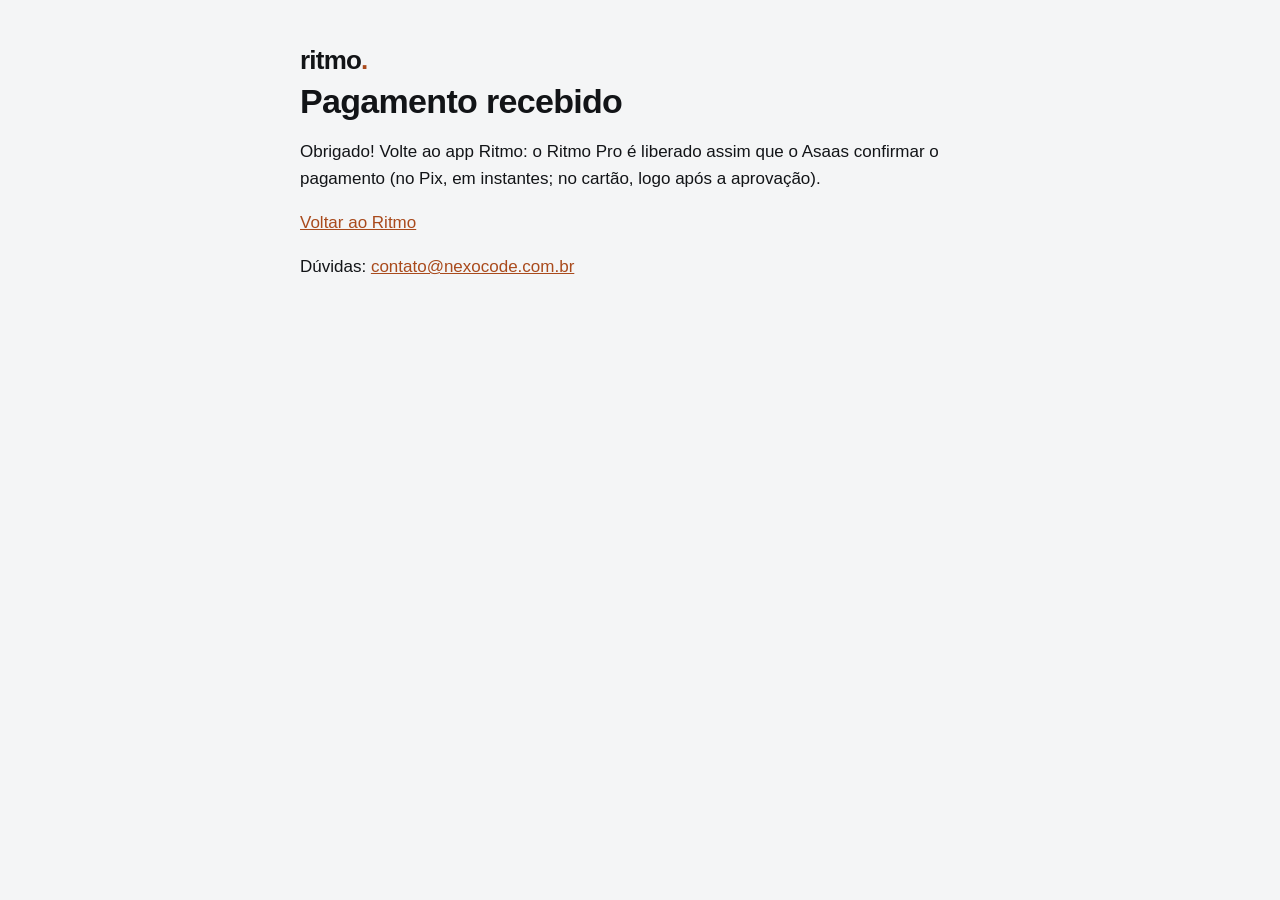
<file: pagamento.html>
<!doctype html><html lang="pt-BR"><head><meta charset="utf-8"><meta name="viewport" content="width=device-width,initial-scale=1"><title>Pagamento · Ritmo</title><link rel="stylesheet" href="styles.css"></head><body><main><a class="brand" href="suporte">ritmo<span>.</span></a><h1 id="t">Pagamento recebido</h1><p id="m">Obrigado! Volte ao app Ritmo: o Ritmo Pro é liberado assim que o Asaas confirmar o pagamento (no Pix, em instantes; no cartão, logo após a aprovação).</p><p><a href="ritmo://pro">Voltar ao Ritmo</a></p><p>Dúvidas: <a href="mailto:contato@nexocode.com.br">contato@nexocode.com.br</a></p></main><script>
var s=new URLSearchParams(location.search).get("status");
if(s==="cancelado"){document.getElementById("t").textContent="Pagamento cancelado";document.getElementById("m").textContent="Nada foi cobrado. Você pode tentar de novo pelo app quando quiser."}
if(s==="expirado"){document.getElementById("t").textContent="O link expirou";document.getElementById("m").textContent="Nada foi cobrado. Abra o Ritmo e gere um novo pagamento."}
</script></body></html>
</file>
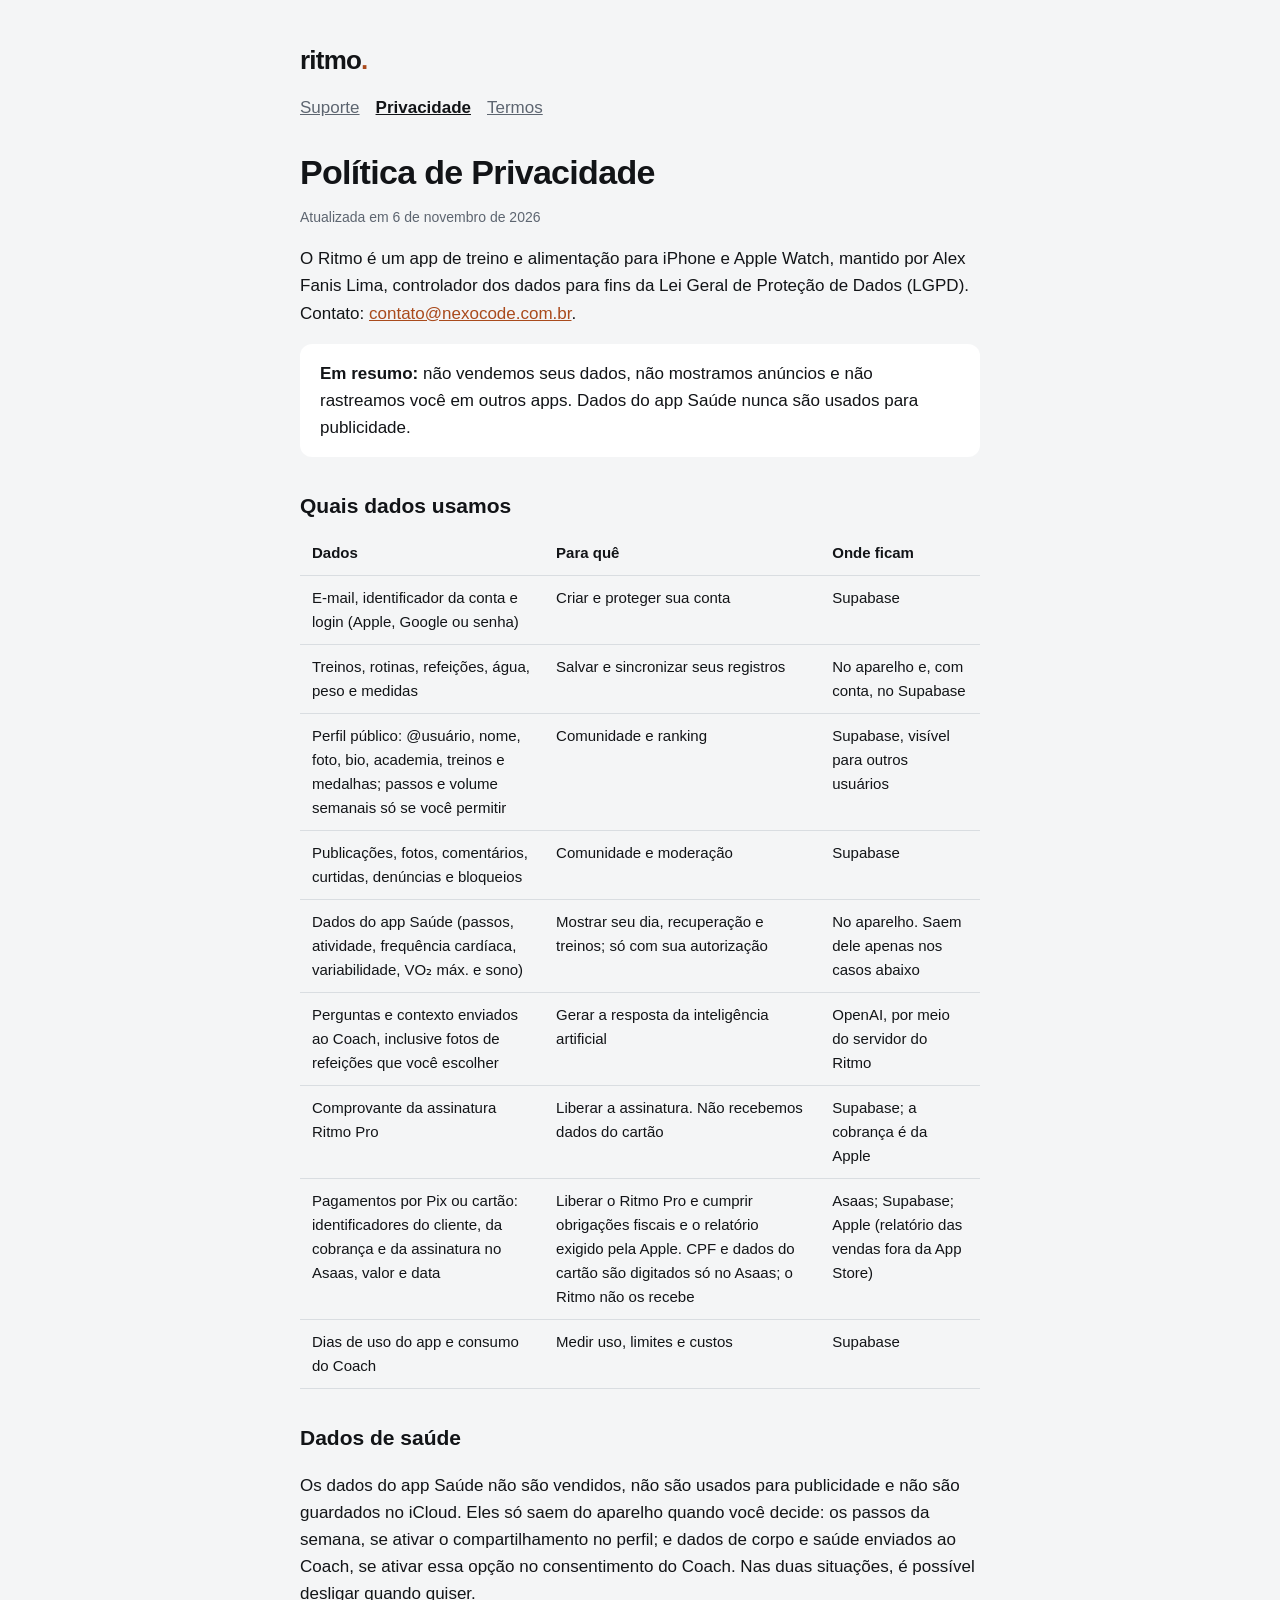
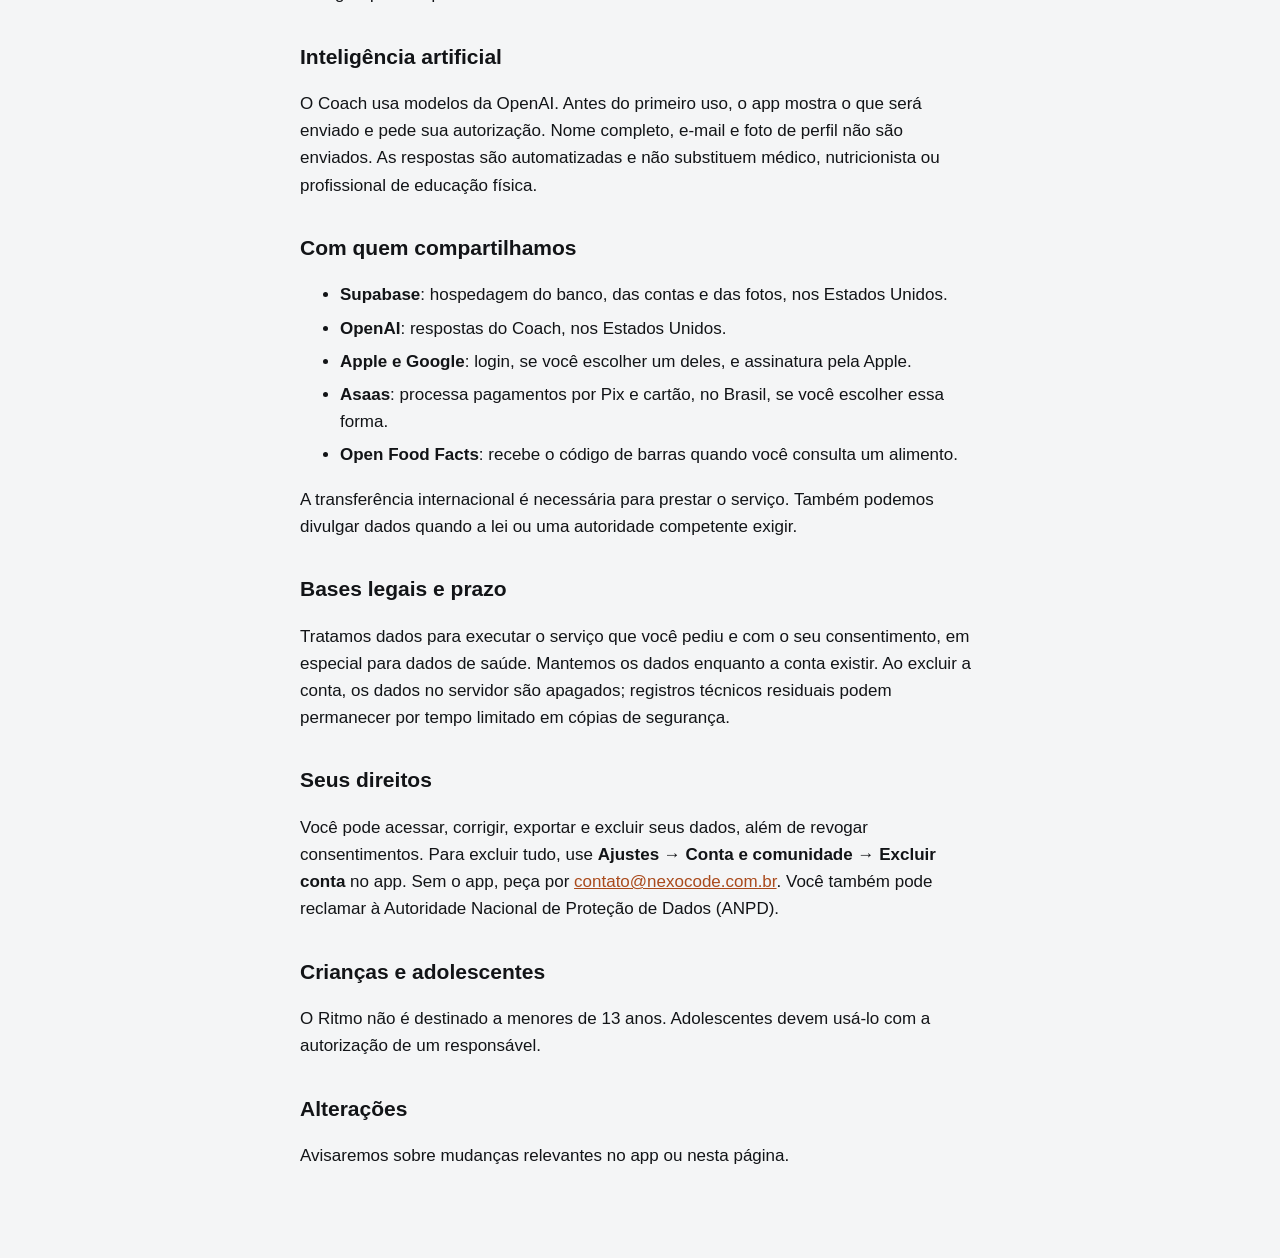
<file: privacidade.html>
<!doctype html><html lang="pt-BR"><head><meta charset="utf-8"><meta name="viewport" content="width=device-width,initial-scale=1"><title>Política de Privacidade · Ritmo</title><link rel="stylesheet" href="styles.css"></head><body><main><a class="brand" href="suporte">ritmo<span>.</span></a><nav><a href="suporte">Suporte</a><a href="privacidade" aria-current=page>Privacidade</a><a href="termos">Termos</a></nav><h1>Política de Privacidade</h1><p class="date">Atualizada em 6 de novembro de 2026</p>
<p>O Ritmo é um app de treino e alimentação para iPhone e Apple Watch, mantido por Alex Fanis Lima, controlador dos dados para fins da Lei Geral de Proteção de Dados (LGPD). Contato: <a href="mailto:contato@nexocode.com.br">contato@nexocode.com.br</a>.</p>
<div class="card"><strong>Em resumo:</strong> não vendemos seus dados, não mostramos anúncios e não rastreamos você em outros apps. Dados do app Saúde nunca são usados para publicidade.</div>
<h2>Quais dados usamos</h2><table><tr><th>Dados</th><th>Para quê</th><th>Onde ficam</th></tr>
<tr><td>E-mail, identificador da conta e login (Apple, Google ou senha)</td><td>Criar e proteger sua conta</td><td>Supabase</td></tr>
<tr><td>Treinos, rotinas, refeições, água, peso e medidas</td><td>Salvar e sincronizar seus registros</td><td>No aparelho e, com conta, no Supabase</td></tr>
<tr><td>Perfil público: @usuário, nome, foto, bio, academia, treinos e medalhas; passos e volume semanais só se você permitir</td><td>Comunidade e ranking</td><td>Supabase, visível para outros usuários</td></tr>
<tr><td>Publicações, fotos, comentários, curtidas, denúncias e bloqueios</td><td>Comunidade e moderação</td><td>Supabase</td></tr>
<tr><td>Dados do app Saúde (passos, atividade, frequência cardíaca, variabilidade, VO₂ máx. e sono)</td><td>Mostrar seu dia, recuperação e treinos; só com sua autorização</td><td>No aparelho. Saem dele apenas nos casos abaixo</td></tr>
<tr><td>Perguntas e contexto enviados ao Coach, inclusive fotos de refeições que você escolher</td><td>Gerar a resposta da inteligência artificial</td><td>OpenAI, por meio do servidor do Ritmo</td></tr>
<tr><td>Comprovante da assinatura Ritmo Pro</td><td>Liberar a assinatura. Não recebemos dados do cartão</td><td>Supabase; a cobrança é da Apple</td></tr><tr><td>Pagamentos por Pix ou cartão: identificadores do cliente, da cobrança e da assinatura no Asaas, valor e data</td><td>Liberar o Ritmo Pro e cumprir obrigações fiscais e o relatório exigido pela Apple. CPF e dados do cartão são digitados só no Asaas; o Ritmo não os recebe</td><td>Asaas; Supabase; Apple (relatório das vendas fora da App Store)</td></tr>
<tr><td>Dias de uso do app e consumo do Coach</td><td>Medir uso, limites e custos</td><td>Supabase</td></tr></table>
<h2>Dados de saúde</h2><p>Os dados do app Saúde não são vendidos, não são usados para publicidade e não são guardados no iCloud. Eles só saem do aparelho quando você decide: os passos da semana, se ativar o compartilhamento no perfil; e dados de corpo e saúde enviados ao Coach, se ativar essa opção no consentimento do Coach. Nas duas situações, é possível desligar quando quiser.</p>
<h2>Inteligência artificial</h2><p>O Coach usa modelos da OpenAI. Antes do primeiro uso, o app mostra o que será enviado e pede sua autorização. Nome completo, e-mail e foto de perfil não são enviados. As respostas são automatizadas e não substituem médico, nutricionista ou profissional de educação física.</p>
<h2>Com quem compartilhamos</h2><ul><li><strong>Supabase</strong>: hospedagem do banco, das contas e das fotos, nos Estados Unidos.</li><li><strong>OpenAI</strong>: respostas do Coach, nos Estados Unidos.</li><li><strong>Apple e Google</strong>: login, se você escolher um deles, e assinatura pela Apple.</li><li><strong>Asaas</strong>: processa pagamentos por Pix e cartão, no Brasil, se você escolher essa forma.</li><li><strong>Open Food Facts</strong>: recebe o código de barras quando você consulta um alimento.</li></ul><p>A transferência internacional é necessária para prestar o serviço. Também podemos divulgar dados quando a lei ou uma autoridade competente exigir.</p>
<h2>Bases legais e prazo</h2><p>Tratamos dados para executar o serviço que você pediu e com o seu consentimento, em especial para dados de saúde. Mantemos os dados enquanto a conta existir. Ao excluir a conta, os dados no servidor são apagados; registros técnicos residuais podem permanecer por tempo limitado em cópias de segurança.</p>
<h2>Seus direitos</h2><p>Você pode acessar, corrigir, exportar e excluir seus dados, além de revogar consentimentos. Para excluir tudo, use <strong>Ajustes → Conta e comunidade → Excluir conta</strong> no app. Sem o app, peça por <a href="mailto:contato@nexocode.com.br">contato@nexocode.com.br</a>. Você também pode reclamar à Autoridade Nacional de Proteção de Dados (ANPD).</p>
<h2>Crianças e adolescentes</h2><p>O Ritmo não é destinado a menores de 13 anos. Adolescentes devem usá-lo com a autorização de um responsável.</p>
<h2>Alterações</h2><p>Avisaremos sobre mudanças relevantes no app ou nesta página.</p></main></body></html>
</file>
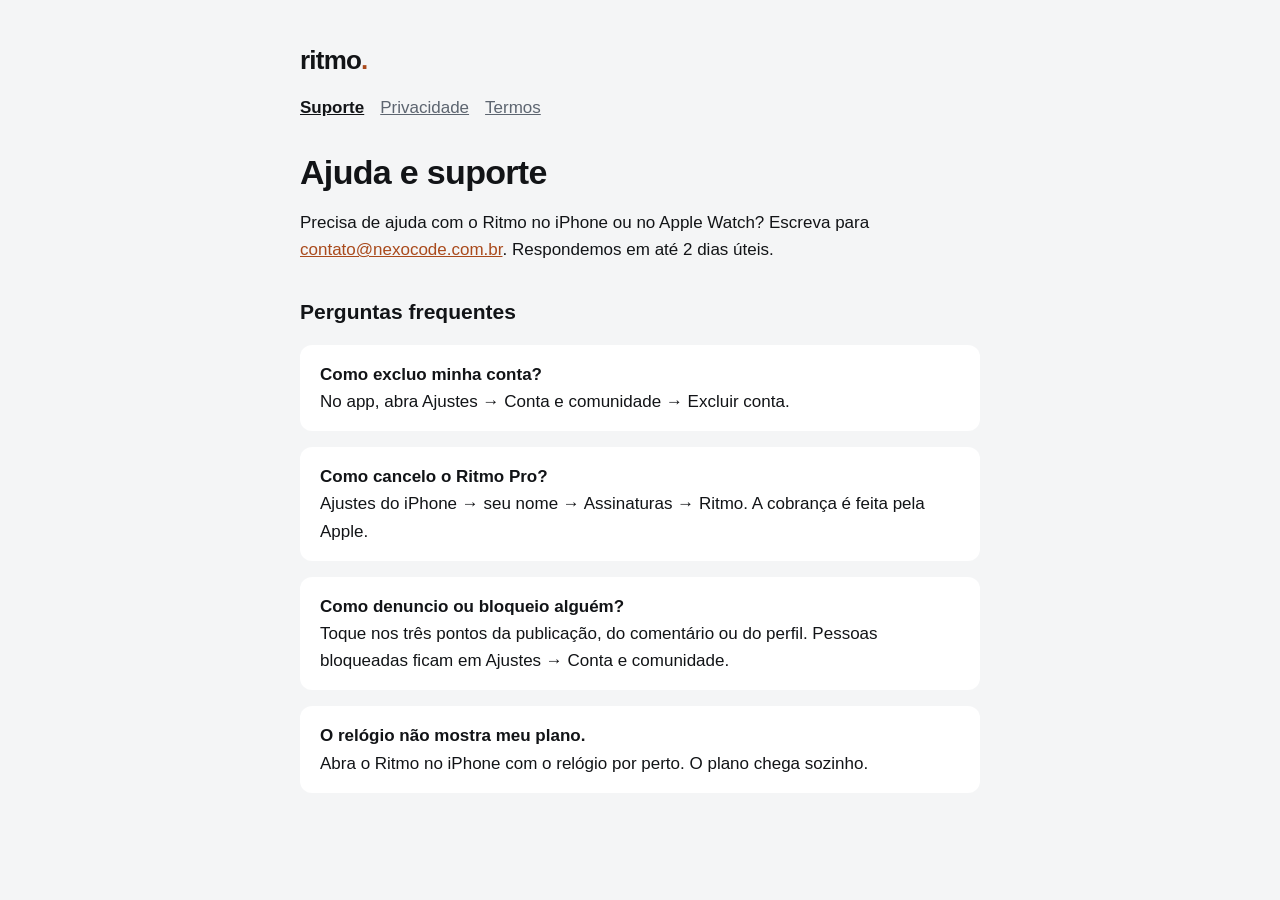
<file: suporte.html>
<!doctype html><html lang="pt-BR"><head><meta charset="utf-8"><meta name="viewport" content="width=device-width,initial-scale=1"><title>Suporte · Ritmo</title><link rel="stylesheet" href="styles.css"></head><body><main><a class="brand" href="suporte">ritmo<span>.</span></a><nav><a href="suporte" aria-current=page>Suporte</a><a href="privacidade">Privacidade</a><a href="termos">Termos</a></nav><h1>Ajuda e suporte</h1><p>Precisa de ajuda com o Ritmo no iPhone ou no Apple Watch? Escreva para <a href="mailto:contato@nexocode.com.br">contato@nexocode.com.br</a>. Respondemos em até 2 dias úteis.</p>
<h2>Perguntas frequentes</h2>
<div class="card"><strong>Como excluo minha conta?</strong><br>No app, abra Ajustes → Conta e comunidade → Excluir conta.</div>
<div class="card"><strong>Como cancelo o Ritmo Pro?</strong><br>Ajustes do iPhone → seu nome → Assinaturas → Ritmo. A cobrança é feita pela Apple.</div>
<div class="card"><strong>Como denuncio ou bloqueio alguém?</strong><br>Toque nos três pontos da publicação, do comentário ou do perfil. Pessoas bloqueadas ficam em Ajustes → Conta e comunidade.</div>
<div class="card"><strong>O relógio não mostra meu plano.</strong><br>Abra o Ritmo no iPhone com o relógio por perto. O plano chega sozinho.</div></main></body></html>
</file>
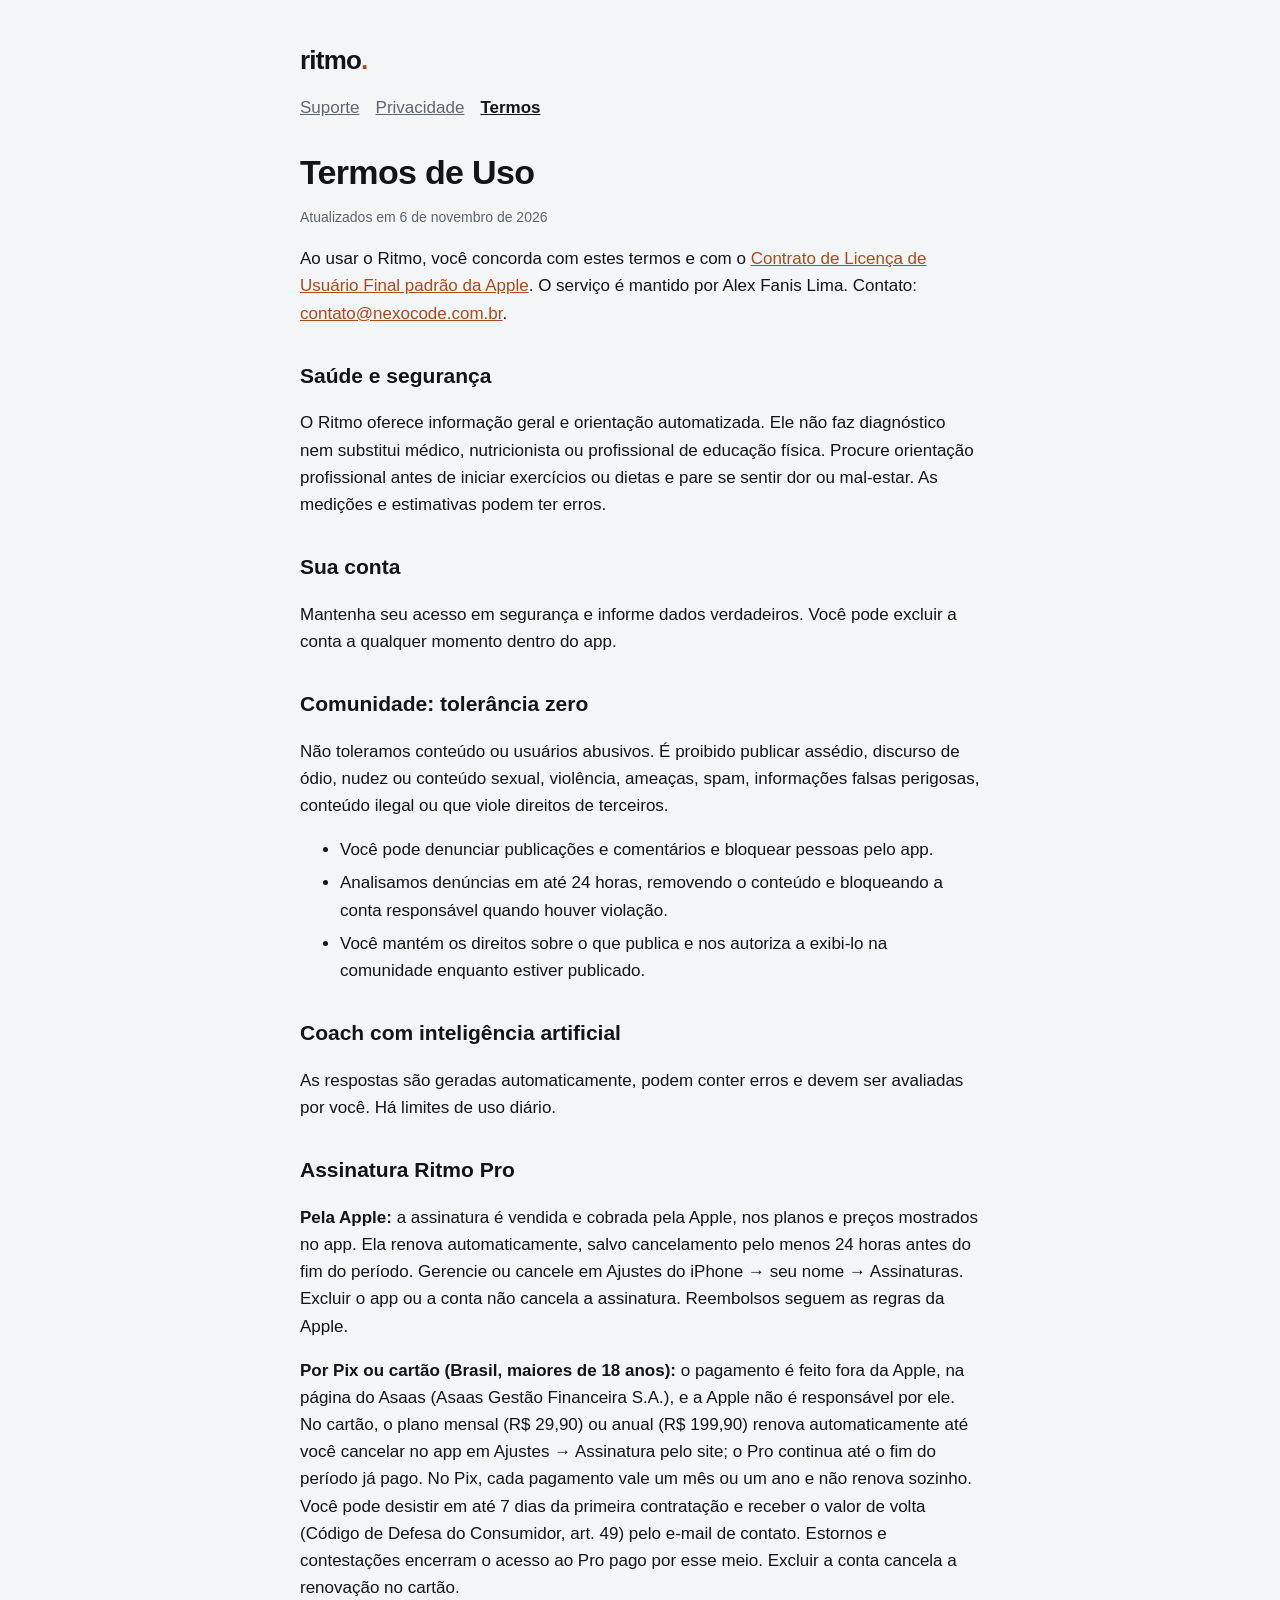
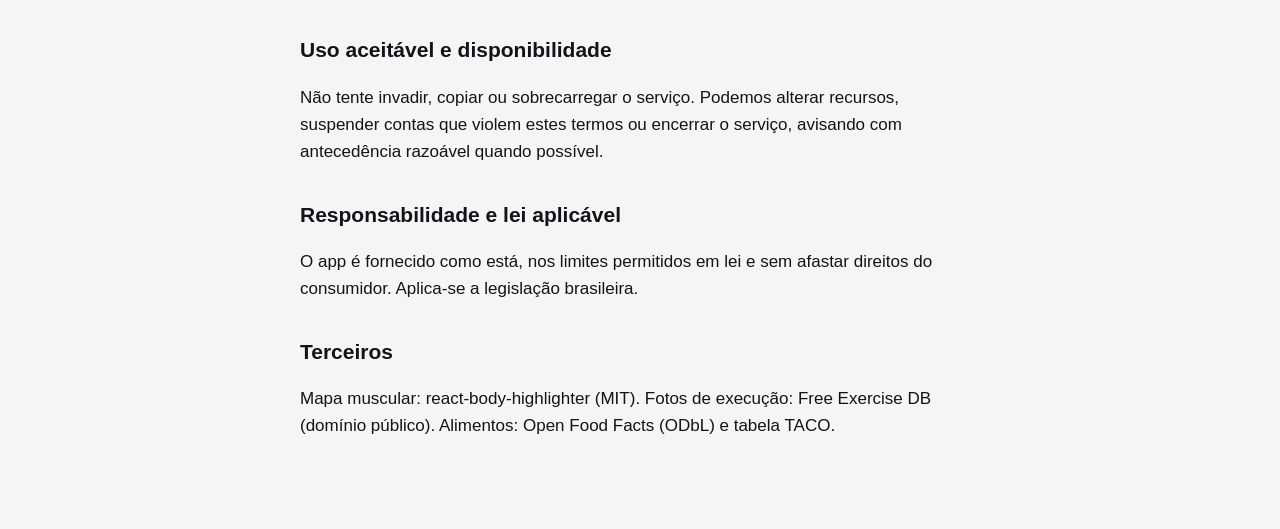
<file: termos.html>
<!doctype html><html lang="pt-BR"><head><meta charset="utf-8"><meta name="viewport" content="width=device-width,initial-scale=1"><title>Termos de Uso · Ritmo</title><link rel="stylesheet" href="styles.css"></head><body><main><a class="brand" href="suporte">ritmo<span>.</span></a><nav><a href="suporte">Suporte</a><a href="privacidade">Privacidade</a><a href="termos" aria-current=page>Termos</a></nav><h1>Termos de Uso</h1><p class="date">Atualizados em 6 de novembro de 2026</p>
<p>Ao usar o Ritmo, você concorda com estes termos e com o <a href="https://www.apple.com/legal/internet-services/itunes/dev/stdeula/">Contrato de Licença de Usuário Final padrão da Apple</a>. O serviço é mantido por Alex Fanis Lima. Contato: <a href="mailto:contato@nexocode.com.br">contato@nexocode.com.br</a>.</p>
<h2>Saúde e segurança</h2><p>O Ritmo oferece informação geral e orientação automatizada. Ele não faz diagnóstico nem substitui médico, nutricionista ou profissional de educação física. Procure orientação profissional antes de iniciar exercícios ou dietas e pare se sentir dor ou mal-estar. As medições e estimativas podem ter erros.</p>
<h2>Sua conta</h2><p>Mantenha seu acesso em segurança e informe dados verdadeiros. Você pode excluir a conta a qualquer momento dentro do app.</p>
<h2>Comunidade: tolerância zero</h2><p>Não toleramos conteúdo ou usuários abusivos. É proibido publicar assédio, discurso de ódio, nudez ou conteúdo sexual, violência, ameaças, spam, informações falsas perigosas, conteúdo ilegal ou que viole direitos de terceiros.</p><ul><li>Você pode denunciar publicações e comentários e bloquear pessoas pelo app.</li><li>Analisamos denúncias em até 24 horas, removendo o conteúdo e bloqueando a conta responsável quando houver violação.</li><li>Você mantém os direitos sobre o que publica e nos autoriza a exibi-lo na comunidade enquanto estiver publicado.</li></ul>
<h2>Coach com inteligência artificial</h2><p>As respostas são geradas automaticamente, podem conter erros e devem ser avaliadas por você. Há limites de uso diário.</p>
<h2>Assinatura Ritmo Pro</h2><p><strong>Pela Apple:</strong> a assinatura é vendida e cobrada pela Apple, nos planos e preços mostrados no app. Ela renova automaticamente, salvo cancelamento pelo menos 24 horas antes do fim do período. Gerencie ou cancele em Ajustes do iPhone → seu nome → Assinaturas. Excluir o app ou a conta não cancela a assinatura. Reembolsos seguem as regras da Apple.</p><p><strong>Por Pix ou cartão (Brasil, maiores de 18 anos):</strong> o pagamento é feito fora da Apple, na página do Asaas (Asaas Gestão Financeira S.A.), e a Apple não é responsável por ele. No cartão, o plano mensal (R$ 29,90) ou anual (R$ 199,90) renova automaticamente até você cancelar no app em Ajustes → Assinatura pelo site; o Pro continua até o fim do período já pago. No Pix, cada pagamento vale um mês ou um ano e não renova sozinho. Você pode desistir em até 7 dias da primeira contratação e receber o valor de volta (Código de Defesa do Consumidor, art. 49) pelo e-mail de contato. Estornos e contestações encerram o acesso ao Pro pago por esse meio. Excluir a conta cancela a renovação no cartão.</p>
<h2>Uso aceitável e disponibilidade</h2><p>Não tente invadir, copiar ou sobrecarregar o serviço. Podemos alterar recursos, suspender contas que violem estes termos ou encerrar o serviço, avisando com antecedência razoável quando possível.</p>
<h2>Responsabilidade e lei aplicável</h2><p>O app é fornecido como está, nos limites permitidos em lei e sem afastar direitos do consumidor. Aplica-se a legislação brasileira.</p>
<h2>Terceiros</h2><p>Mapa muscular: react-body-highlighter (MIT). Fotos de execução: Free Exercise DB (domínio público). Alimentos: Open Food Facts (ODbL) e tabela TACO.</p></main></body></html>
</file>
<file: styles.css>
:root{--bg:#101214;--surface:#1b1f23;--text:#f1f2f3;--muted:#a7afb9;--brand:#ff9466;--line:#343b43;color-scheme:dark light}
@media (prefers-color-scheme:light){:root:not([data-theme="dark"]){--bg:#f4f5f6;--surface:#fff;--text:#121417;--muted:#5d6570;--brand:#a94a1c;--line:#d9dde1}}
*{box-sizing:border-box}html{-webkit-text-size-adjust:100%}
body{margin:0;background:var(--bg);color:var(--text);font:17px/1.6 -apple-system,BlinkMacSystemFont,"Segoe UI",Roboto,sans-serif}
main{max-width:720px;margin:0 auto;padding:40px 20px 72px}
.brand{font-weight:800;font-size:26px;letter-spacing:-.03em;color:var(--text);text-decoration:none}.brand span{color:var(--brand)}
nav{display:flex;flex-wrap:wrap;gap:16px;margin:12px 0 32px}nav a{color:var(--muted)}nav a[aria-current]{color:var(--text);font-weight:600}
h1{font-size:34px;line-height:1.15;margin:0 0 8px;letter-spacing:-.02em}h2{font-size:21px;margin:32px 0 8px}
.date{color:var(--muted);font-size:14px}a{color:var(--brand)}li{margin:6px 0}
table{width:100%;border-collapse:collapse;font-size:15px;display:block;overflow-x:auto}td,th{padding:10px 12px;border-bottom:1px solid var(--line);text-align:left;vertical-align:top}
.card{background:var(--surface);border-radius:12px;padding:16px 20px;margin:16px 0}
</file>
